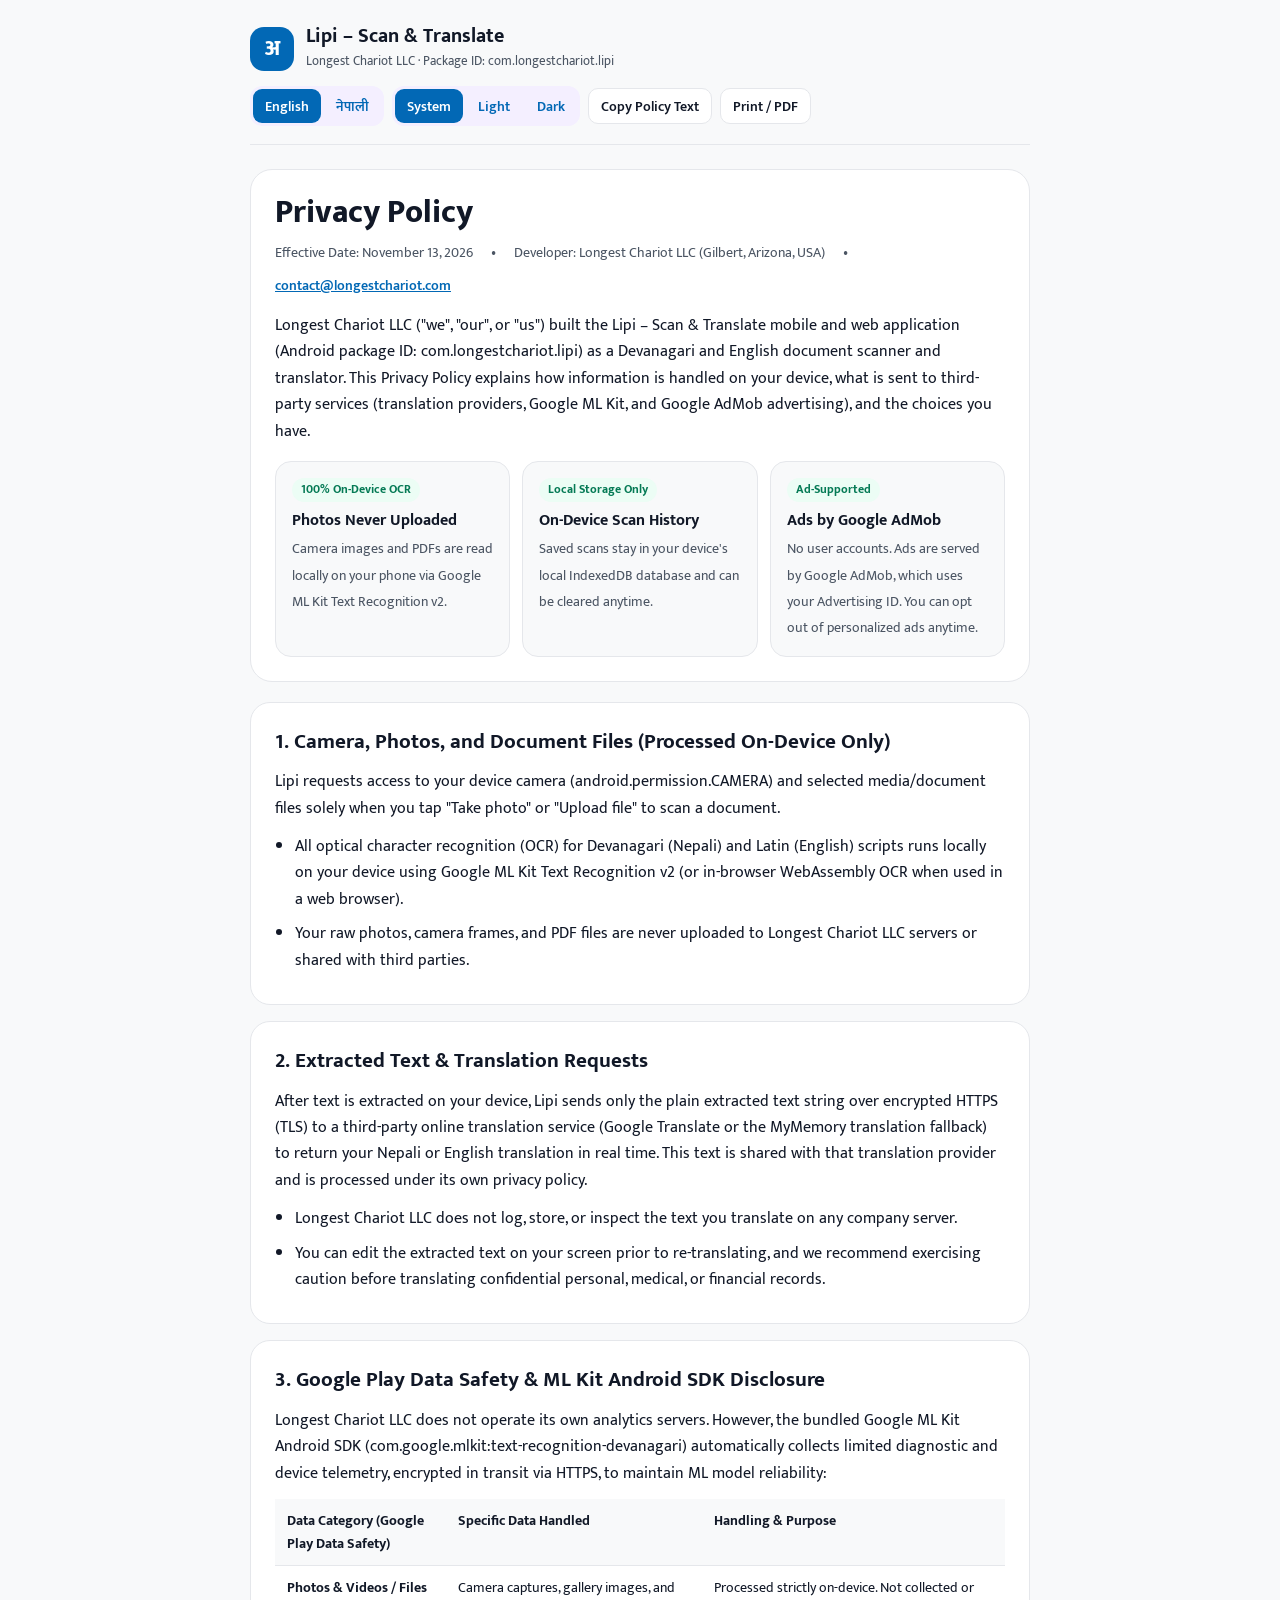
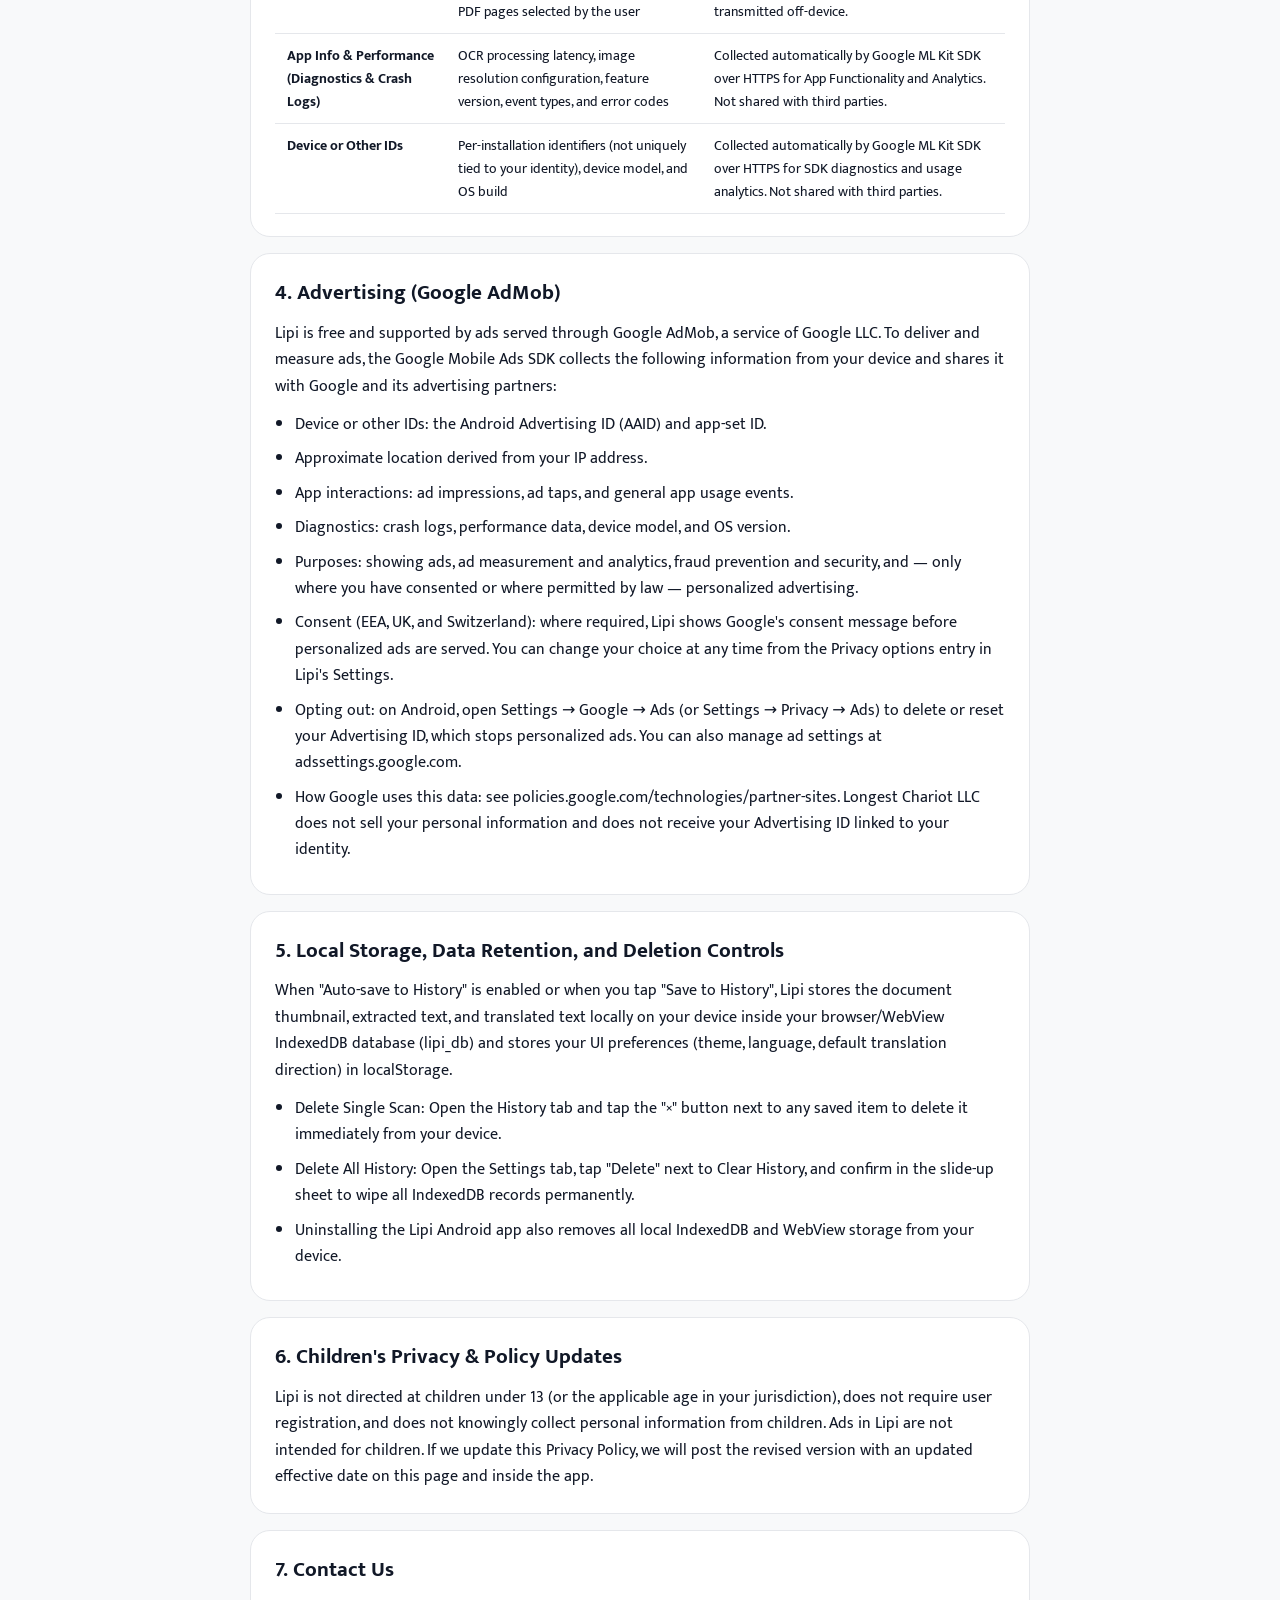
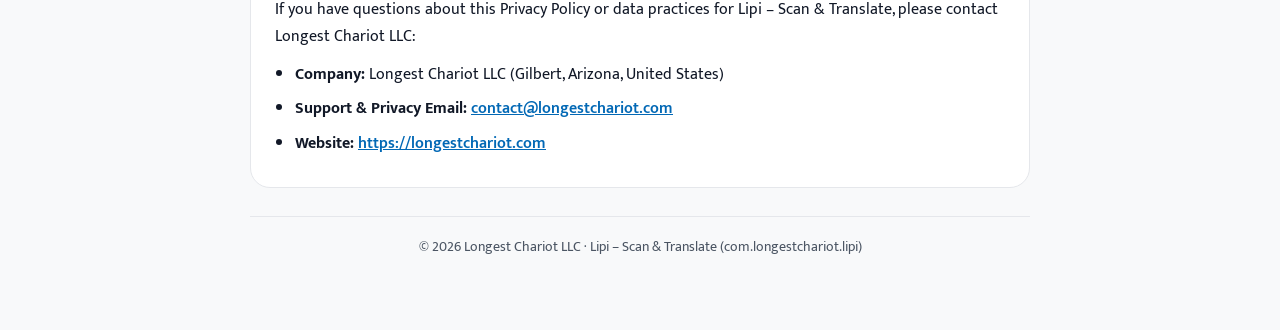
<file: lipi/privacy/index.html>
<!DOCTYPE html>
<html lang="en">
<head>
<meta charset="utf-8">
<meta name="viewport" content="width=device-width, initial-scale=1, viewport-fit=cover">
<title>Privacy Policy – Lipi: Scan &amp; Translate | Longest Chariot LLC</title>
<link href="https://fonts.googleapis.com/css2?family=Mukta:wght@400;500;600;700;800&display=swap" rel="stylesheet">
<style>
:root{
  --primary:#0268B5;--on-primary:#FFFFFF;--secondary:#F4EFFF;--on-secondary:#0268B5;--link:#0268B5;
  --bg:#F8F9FA;--surface:#FFFFFF;--text:#111827;--muted:#4B5563;--border:#E5E7EB;
  --success:#057A55;--success-bg:#ECFDF5;--info-bg:#EFF6FF;
  color-scheme:light;
}
@media (prefers-color-scheme:dark){
  :root:not([data-theme="light"]){
    --secondary:#232047;--on-secondary:#A9D4F7;--link:#6DB6F0;--bg:#0B1220;--surface:#131C2E;--text:#F3F4F6;--muted:#9CA3AF;--border:#26324A;
    --success:#34D399;--success-bg:#064E3B;--info-bg:#1E293B;
    color-scheme:dark;
  }
}
:root[data-theme="dark"]{
  --secondary:#232047;--on-secondary:#A9D4F7;--link:#6DB6F0;--bg:#0B1220;--surface:#131C2E;--text:#F3F4F6;--muted:#9CA3AF;--border:#26324A;
  --success:#34D399;--success-bg:#064E3B;--info-bg:#1E293B;
  color-scheme:dark;
}
*,*::before,*::after{box-sizing:border-box}
body{
  margin:0;
  background:var(--bg);
  color:var(--text);
  font-family:'Mukta','Noto Sans Devanagari',system-ui,-apple-system,sans-serif;
  font-size:16px;
  line-height:1.65;
  -webkit-tap-highlight-color:transparent;
}
button,a{font:inherit;color:inherit}
button{cursor:pointer}
button:focus-visible,a:focus-visible{outline:3px solid var(--link);outline-offset:2px}
.wrap{max-width:820px;margin:0 auto;padding:24px 20px 72px}
.topbar{
  display:flex;
  flex-wrap:wrap;
  align-items:center;
  justify-content:space-between;
  gap:12px;
  padding-bottom:18px;
  border-bottom:1px solid var(--border);
  margin-bottom:24px;
}
.brand{display:flex;align-items:center;gap:12px}
.logo{
  width:44px;height:44px;border-radius:14px;
  background:var(--primary);color:var(--on-primary);
  display:grid;place-items:center;
  font-weight:800;font-size:22px;flex:none;
}
.brand-text b{display:block;font-size:20px;line-height:1.2}
.brand-text span{font-size:13px;color:var(--muted)}
.controls{display:flex;flex-wrap:wrap;gap:8px;align-items:center}
.seg{display:inline-flex;background:var(--secondary);border-radius:12px;padding:3px;gap:3px}
.seg button{
  border:0;background:transparent;border-radius:9px;
  padding:5px 12px;font-weight:600;font-size:14px;color:var(--on-secondary);min-height:34px;
}
.seg button[aria-pressed="true"]{background:var(--primary);color:var(--on-primary)}
.btn{
  border:1px solid var(--border);background:var(--surface);
  border-radius:10px;padding:5px 12px;font-weight:600;font-size:14px;min-height:36px;
}
.hero-card{
  background:var(--surface);border:1px solid var(--border);
  border-radius:22px;padding:24px;margin-bottom:20px;
}
.hero-card h1{margin:0 0 8px;font-size:32px;line-height:1.2;font-weight:800}
.meta-row{display:flex;flex-wrap:wrap;gap:10px 18px;font-size:14px;color:var(--muted);margin-bottom:16px}
.pill-row{display:grid;grid-template-columns:repeat(auto-fit,minmax(210px,1fr));gap:12px;margin-top:16px}
.stat-box{
  background:var(--bg);border:1px solid var(--border);
  border-radius:16px;padding:14px 16px;
}
.stat-box .tag{
  display:inline-block;font-size:12px;font-weight:700;
  padding:2px 9px;border-radius:999px;margin-bottom:6px;
  background:var(--success-bg);color:var(--success);
}
.stat-box b{display:block;font-size:16px;margin-bottom:2px}
.stat-box span{font-size:14px;color:var(--muted)}
.card{
  background:var(--surface);border:1px solid var(--border);
  border-radius:20px;padding:22px 24px;margin-bottom:16px;
}
.card h2{margin:0 0 10px;font-size:21px;font-weight:700;color:var(--text)}
.card p{margin:0 0 12px}
.card p:last-child{margin-bottom:0}
.card ul{margin:8px 0 0;padding-left:20px}
.card li{margin-bottom:8px}
.table-wrap{overflow-x:auto;margin-top:12px}
table{width:100%;border-collapse:collapse;font-size:14px;text-align:left}
th,td{padding:10px 12px;border-bottom:1px solid var(--border);vertical-align:top}
th{font-weight:700;background:var(--bg);color:var(--text)}
a{color:var(--link);font-weight:600;text-decoration:underline}
.footer{
  text-align:center;color:var(--muted);font-size:14px;
  margin-top:28px;padding-top:18px;border-top:1px solid var(--border);
}
.toast{
  position:fixed;left:50%;bottom:24px;transform:translate(-50%,0);
  background:var(--text);color:var(--bg);padding:10px 18px;
  border-radius:999px;font-weight:600;opacity:0;pointer-events:none;transition:opacity .2s;z-index:20;
}
.toast.show{opacity:1}
@media print{
  .controls,.toast{display:none!important}
  body{background:#fff;color:#000}
  .card,.hero-card{break-inside:avoid;border-color:#ccc}
}
</style>
</head>
<body>
<div class="wrap">
  <header class="topbar">
    <div class="brand">
      <div class="logo" aria-hidden="true">अ</div>
      <div class="brand-text">
        <b data-i="appTitle">Lipi – Scan &amp; Translate</b>
        <span data-i="orgSub">Longest Chariot LLC · Package ID: com.longestchariot.lipi</span>
      </div>
    </div>
    <div class="controls">
      <div class="seg" id="langSeg" role="group" aria-label="Language">
        <button type="button" data-lang="en" aria-pressed="true">English</button>
        <button type="button" data-lang="ne" aria-pressed="false">नेपाली</button>
      </div>
      <div class="seg" id="themeSeg" role="group" aria-label="Theme">
        <button type="button" data-theme="system" aria-pressed="true" data-i="tSys">System</button>
        <button type="button" data-theme="light" aria-pressed="false" data-i="tLight">Light</button>
        <button type="button" data-theme="dark" aria-pressed="false" data-i="tDark">Dark</button>
      </div>
      <button type="button" class="btn" id="copyUrlBtn" data-i="copyBtn">Copy Policy Text</button>
      <button type="button" class="btn" id="printBtn" data-i="printBtn">Print / PDF</button>
    </div>
  </header>

  <section class="hero-card">
    <h1 data-i="h1">Privacy Policy</h1>
    <div class="meta-row">
      <span data-i="effDate">Effective Date: November 13, 2026</span>
      <span>•</span>
      <span data-i="entity">Developer: Longest Chariot LLC (Gilbert, Arizona, USA)</span>
      <span>•</span>
      <span><a href="mailto:contact@longestchariot.com">contact@longestchariot.com</a></span>
    </div>
    <p data-i="intro">
      Longest Chariot LLC ("we", "our", or "us") built the Lipi – Scan &amp; Translate mobile and web application (Android package ID: com.longestchariot.lipi) as a Devanagari and English document scanner and translator. This Privacy Policy explains how information is handled on your device, what is sent to third-party services (translation providers, Google ML Kit, and Google AdMob advertising), and the choices you have.
    </p>
    <div class="pill-row">
      <div class="stat-box">
        <span class="tag" data-i="b1Tag">100% On-Device OCR</span>
        <b data-i="b1Title">Photos Never Uploaded</b>
        <span data-i="b1Sub">Camera images and PDFs are read locally on your phone via Google ML Kit Text Recognition v2.</span>
      </div>
      <div class="stat-box">
        <span class="tag" data-i="b2Tag">Local Storage Only</span>
        <b data-i="b2Title">On-Device Scan History</b>
        <span data-i="b2Sub">Saved scans stay in your device's local IndexedDB database and can be cleared anytime.</span>
      </div>
      <div class="stat-box">
        <span class="tag" data-i="b3Tag">Ad-Supported</span>
        <b data-i="b3Title">Ads by Google AdMob</b>
        <span data-i="b3Sub">No user accounts. Ads are served by Google AdMob, which uses your Advertising ID. You can opt out of personalized ads anytime.</span>
      </div>
    </div>
  </section>

  <section class="card">
    <h2 data-i="s1Title">1. Camera, Photos, and Document Files (Processed On-Device Only)</h2>
    <p data-i="s1P1">
      Lipi requests access to your device camera (android.permission.CAMERA) and selected media/document files solely when you tap "Take photo" or "Upload file" to scan a document.
    </p>
    <ul>
      <li data-i="s1L1">All optical character recognition (OCR) for Devanagari (Nepali) and Latin (English) scripts runs locally on your device using Google ML Kit Text Recognition v2 (or in-browser WebAssembly OCR when used in a web browser).</li>
      <li data-i="s1L2">Your raw photos, camera frames, and PDF files are never uploaded to Longest Chariot LLC servers or shared with third parties.</li>
    </ul>
  </section>

  <section class="card">
    <h2 data-i="s2Title">2. Extracted Text &amp; Translation Requests</h2>
    <p data-i="s2P1">
      After text is extracted on your device, Lipi sends only the plain extracted text string over encrypted HTTPS (TLS) to a third-party online translation service (Google Translate or the MyMemory translation fallback) to return your Nepali or English translation in real time. This text is shared with that translation provider and is processed under its own privacy policy.
    </p>
    <ul>
      <li data-i="s2L1">Longest Chariot LLC does not log, store, or inspect the text you translate on any company server.</li>
      <li data-i="s2L2">You can edit the extracted text on your screen prior to re-translating, and we recommend exercising caution before translating confidential personal, medical, or financial records.</li>
    </ul>
  </section>

  <section class="card">
    <h2 data-i="s3Title">3. Google Play Data Safety &amp; ML Kit Android SDK Disclosure</h2>
    <p data-i="s3P1">
      Longest Chariot LLC does not operate its own analytics servers. However, the bundled Google ML Kit Android SDK (com.google.mlkit:text-recognition-devanagari) automatically collects limited diagnostic and device telemetry, encrypted in transit via HTTPS, to maintain ML model reliability:
    </p>
    <div class="table-wrap">
      <table>
        <thead>
          <tr>
            <th data-i="thType">Data Category (Google Play Data Safety)</th>
            <th data-i="thDetail">Specific Data Handled</th>
            <th data-i="thPurpose">Handling &amp; Purpose</th>
          </tr>
        </thead>
        <tbody>
          <tr>
            <td><b data-i="td1Type">Photos &amp; Videos / Files</b></td>
            <td data-i="td1Det">Camera captures, gallery images, and PDF pages selected by the user</td>
            <td data-i="td1Purp">Processed strictly on-device. Not collected or transmitted off-device.</td>
          </tr>
          <tr>
            <td><b data-i="td2Type">App Info &amp; Performance (Diagnostics &amp; Crash Logs)</b></td>
            <td data-i="td2Det">OCR processing latency, image resolution configuration, feature version, event types, and error codes</td>
            <td data-i="td2Purp">Collected automatically by Google ML Kit SDK over HTTPS for App Functionality and Analytics. Not shared with third parties.</td>
          </tr>
          <tr>
            <td><b data-i="td3Type">Device or Other IDs</b></td>
            <td data-i="td3Det">Per-installation identifiers (not uniquely tied to your identity), device model, and OS build</td>
            <td data-i="td3Purp">Collected automatically by Google ML Kit SDK over HTTPS for SDK diagnostics and usage analytics. Not shared with third parties.</td>
          </tr>
        </tbody>
      </table>
    </div>
  </section>

  <section class="card">
    <h2 data-i="adTitle">4. Advertising (Google AdMob)</h2>
    <p data-i="adP1">
      Lipi is free and supported by ads served through Google AdMob, a service of Google LLC. To deliver and measure ads, the Google Mobile Ads SDK collects the following information from your device and shares it with Google and its advertising partners:
    </p>
    <ul>
      <li data-i="adL1">Device or other IDs: the Android Advertising ID (AAID) and app-set ID.</li>
      <li data-i="adL2">Approximate location derived from your IP address.</li>
      <li data-i="adL3">App interactions: ad impressions, ad taps, and general app usage events.</li>
      <li data-i="adL4">Diagnostics: crash logs, performance data, device model, and OS version.</li>
      <li data-i="adL5">Purposes: showing ads, ad measurement and analytics, fraud prevention and security, and — only where you have consented or where permitted by law — personalized advertising.</li>
      <li data-i="adL6">Consent (EEA, UK, and Switzerland): where required, Lipi shows Google's consent message before personalized ads are served. You can change your choice at any time from the Privacy options entry in Lipi's Settings.</li>
      <li data-i="adL7">Opting out: on Android, open Settings → Google → Ads (or Settings → Privacy → Ads) to delete or reset your Advertising ID, which stops personalized ads. You can also manage ad settings at adssettings.google.com.</li>
      <li data-i="adL8">How Google uses this data: see policies.google.com/technologies/partner-sites. Longest Chariot LLC does not sell your personal information and does not receive your Advertising ID linked to your identity.</li>
    </ul>
  </section>

  <section class="card">
    <h2 data-i="s4Title">5. Local Storage, Data Retention, and Deletion Controls</h2>
    <p data-i="s4P1">
      When "Auto-save to History" is enabled or when you tap "Save to History", Lipi stores the document thumbnail, extracted text, and translated text locally on your device inside your browser/WebView IndexedDB database (lipi_db) and stores your UI preferences (theme, language, default translation direction) in localStorage.
    </p>
    <ul>
      <li data-i="s4L1">Delete Single Scan: Open the History tab and tap the "×" button next to any saved item to delete it immediately from your device.</li>
      <li data-i="s4L2">Delete All History: Open the Settings tab, tap "Delete" next to Clear History, and confirm in the slide-up sheet to wipe all IndexedDB records permanently.</li>
      <li data-i="s4L3">Uninstalling the Lipi Android app also removes all local IndexedDB and WebView storage from your device.</li>
    </ul>
  </section>

  <section class="card">
    <h2 data-i="s5Title">6. Children's Privacy &amp; Policy Updates</h2>
    <p data-i="s5P1">
      Lipi is not directed at children under 13 (or the applicable age in your jurisdiction), does not require user registration, and does not knowingly collect personal information from children. Ads in Lipi are not intended for children. If we update this Privacy Policy, we will post the revised version with an updated effective date on this page and inside the app.
    </p>
  </section>

  <section class="card">
    <h2 data-i="s6Title">7. Contact Us</h2>
    <p data-i="s6P1">
      If you have questions about this Privacy Policy or data practices for Lipi – Scan &amp; Translate, please contact Longest Chariot LLC:
    </p>
    <ul>
      <li><b data-i="cOrgLbl">Company:</b> Longest Chariot LLC (Gilbert, Arizona, United States)</li>
      <li><b data-i="cEmailLbl">Support &amp; Privacy Email:</b> <a href="mailto:contact@longestchariot.com">contact@longestchariot.com</a></li>
      <li><b data-i="cWebLbl">Website:</b> <a href="https://longestchariot.com" target="_blank" rel="noopener">https://longestchariot.com</a></li>
    </ul>
  </section>

  <footer class="footer">
    © 2026 Longest Chariot LLC · Lipi – Scan &amp; Translate (com.longestchariot.lipi)
  </footer>
</div>

<div class="toast" id="toast" role="status"></div>

<script>
var I18N={
  en:{
    appTitle:"Lipi – Scan & Translate",
    orgSub:"Longest Chariot LLC · Package ID: com.longestchariot.lipi",
    tSys:"System",tLight:"Light",tDark:"Dark",
    copyBtn:"Copy Policy Text",printBtn:"Print / PDF",copied:"Privacy Policy copied to clipboard",
    h1:"Privacy Policy",
    effDate:"Effective Date: November 13, 2026",
    entity:"Developer: Longest Chariot LLC (Gilbert, Arizona, USA)",
    intro:"Longest Chariot LLC (\"we\", \"our\", or \"us\") built the Lipi – Scan & Translate mobile and web application (Android package ID: com.longestchariot.lipi) as a Devanagari and English document scanner and translator. This Privacy Policy explains how information is handled on your device, what is sent to third-party services (translation providers, Google ML Kit, and Google AdMob advertising), and the choices you have.",
    b1Tag:"100% On-Device OCR",b1Title:"Photos Never Uploaded",b1Sub:"Camera images and PDFs are read locally on your phone via Google ML Kit Text Recognition v2.",
    b2Tag:"Local Storage Only",b2Title:"On-Device Scan History",b2Sub:"Saved scans stay in your device's local IndexedDB database and can be cleared anytime.",
    b3Tag:"Ad-Supported",b3Title:"Ads by Google AdMob",b3Sub:"No user accounts. Ads are served by Google AdMob, which uses your Advertising ID. You can opt out of personalized ads anytime.",
    s1Title:"1. Camera, Photos, and Document Files (Processed On-Device Only)",
    s1P1:"Lipi requests access to your device camera (android.permission.CAMERA) and selected media/document files solely when you tap \"Take photo\" or \"Upload file\" to scan a document.",
    s1L1:"All optical character recognition (OCR) for Devanagari (Nepali) and Latin (English) scripts runs locally on your device using Google ML Kit Text Recognition v2 (or in-browser WebAssembly OCR when used in a web browser).",
    s1L2:"Your raw photos, camera frames, and PDF files are never uploaded to Longest Chariot LLC servers or shared with third parties.",
    s2Title:"2. Extracted Text & Translation Requests",
    s2P1:"After text is extracted on your device, Lipi sends only the plain extracted text string over encrypted HTTPS (TLS) to a third-party online translation service (Google Translate or the MyMemory translation fallback) to return your Nepali or English translation in real time. This text is shared with that translation provider and is processed under its own privacy policy.",
    s2L1:"Longest Chariot LLC does not log, store, or inspect the text you translate on any company server.",
    s2L2:"You can edit the extracted text on your screen prior to re-translating, and we recommend exercising caution before translating confidential personal, medical, or financial records.",
    s3Title:"3. Google Play Data Safety & ML Kit Android SDK Disclosure",
    s3P1:"Longest Chariot LLC does not operate its own analytics servers. However, the bundled Google ML Kit Android SDK (com.google.mlkit:text-recognition-devanagari) automatically collects limited diagnostic and device telemetry, encrypted in transit via HTTPS, to maintain ML model reliability:",
    thType:"Data Category (Google Play Data Safety)",thDetail:"Specific Data Handled",thPurpose:"Handling & Purpose",
    td1Type:"Photos & Videos / Files",td1Det:"Camera captures, gallery images, and PDF pages selected by the user",td1Purp:"Processed strictly on-device. Not collected or transmitted off-device.",
    td2Type:"App Info & Performance (Diagnostics & Crash Logs)",td2Det:"OCR processing latency, image resolution configuration, feature version, event types, and error codes",td2Purp:"Collected automatically by Google ML Kit SDK over HTTPS for App Functionality and Analytics. Not shared with third parties.",
    td3Type:"Device or Other IDs",td3Det:"Per-installation identifiers (not uniquely tied to your identity), device model, and OS build",td3Purp:"Collected automatically by Google ML Kit SDK over HTTPS for SDK diagnostics and usage analytics. Not shared with third parties.",
    adTitle:"4. Advertising (Google AdMob)",adP1:"Lipi is free and supported by ads served through Google AdMob, a service of Google LLC. To deliver and measure ads, the Google Mobile Ads SDK collects the following information from your device and shares it with Google and its advertising partners:",adL1:"Device or other IDs: the Android Advertising ID (AAID) and app-set ID.",adL2:"Approximate location derived from your IP address.",adL3:"App interactions: ad impressions, ad taps, and general app usage events.",adL4:"Diagnostics: crash logs, performance data, device model, and OS version.",adL5:"Purposes: showing ads, ad measurement and analytics, fraud prevention and security, and — only where you have consented or where permitted by law — personalized advertising.",adL6:"Consent (EEA, UK, and Switzerland): where required, Lipi shows Google's consent message before personalized ads are served. You can change your choice at any time from the Privacy options entry in Lipi's Settings.",adL7:"Opting out: on Android, open Settings → Google → Ads (or Settings → Privacy → Ads) to delete or reset your Advertising ID, which stops personalized ads. You can also manage ad settings at adssettings.google.com.",adL8:"How Google uses this data: see policies.google.com/technologies/partner-sites. Longest Chariot LLC does not sell your personal information and does not receive your Advertising ID linked to your identity.",
    s4Title:"5. Local Storage, Data Retention, and Deletion Controls",
    s4P1:"When \"Auto-save to History\" is enabled or when you tap \"Save to History\", Lipi stores the document thumbnail, extracted text, and translated text locally on your device inside your browser/WebView IndexedDB database (lipi_db) and stores your UI preferences (theme, language, default translation direction) in localStorage.",
    s4L1:"Delete Single Scan: Open the History tab and tap the \"×\" button next to any saved item to delete it immediately from your device.",
    s4L2:"Delete All History: Open the Settings tab, tap \"Delete\" next to Clear History, and confirm in the slide-up sheet to wipe all IndexedDB records permanently.",
    s4L3:"Uninstalling the Lipi Android app also removes all local IndexedDB and WebView storage from your device.",
    s5Title:"6. Children's Privacy & Policy Updates",
    s5P1:"Lipi is not directed at children under 13 (or the applicable age in your jurisdiction), does not require user registration, and does not knowingly collect personal information from children. Ads in Lipi are not intended for children. If we update this Privacy Policy, we will post the revised version with an updated effective date on this page and inside the app.",
    s6Title:"7. Contact Us",
    s6P1:"If you have questions about this Privacy Policy or data practices for Lipi – Scan & Translate, please contact Longest Chariot LLC:",
    cOrgLbl:"Company:",cEmailLbl:"Support & Privacy Email:",cWebLbl:"Website:"
  },
  ne:{
    appTitle:"लिपि (Lipi) – स्क्यान र अनुवाद",
    orgSub:"Longest Chariot LLC · प्याकेज ID: com.longestchariot.lipi",
    tSys:"प्रणाली",tLight:"उज्यालो",tDark:"अँध्यारो",
    copyBtn:"नीति प्रतिलिपि गर्नुहोस्",printBtn:"प्रिन्ट / PDF",copied:"गोपनीयता नीति प्रतिलिपि गरियो",
    h1:"गोपनीयता नीति (Privacy Policy)",
    effDate:"लागू मिति: नोभेम्बर १३, २०२६",
    entity:"निर्माता: Longest Chariot LLC (गिल्बर्ट, एरिजोना, अमेरिका)",
    intro:"Longest Chariot LLC ले देवनागरी (नेपाली) र अंग्रेजी कागजातहरू स्क्यान तथा अनुवाद गर्नका लागि 'Lipi – Scan & Translate' (Android प्याकेज: com.longestchariot.lipi) निर्माण गरेको हो। यो गोपनीयता नीतिले तपाईंको उपकरणमा डाटा कसरी राखिन्छ, तेस्रो पक्ष सेवाहरू (अनुवाद सेवा, Google ML Kit र Google AdMob विज्ञापन) मा के पठाइन्छ, र तपाईंसँग के विकल्पहरू छन् भन्ने स्पष्ट पार्छ।",
    b1Tag:"१००% अन-डिभाइस OCR",b1Title:"तस्बिर कतै अपलोड हुँदैन",b1Sub:"क्यामेराका फोटो र PDF हरू Google ML Kit v2 मार्फत तपाईंको फोनमै अफलाइन पढिन्छन्।",
    b2Tag:"स्थानीय भण्डारण मात्र",b2Title:"उपकरणमै सुरक्षित इतिहास",b2Sub:"सुरक्षित गरिएका स्क्यानहरू तपाईंको फोनको IndexedDB मा मात्र रहन्छन् र जहिले पनि मेटाउन सकिन्छ।",
    b3Tag:"विज्ञापन-समर्थित",b3Title:"Google AdMob विज्ञापन",b3Sub:"कुनै खाता आवश्यक पर्दैन। विज्ञापनहरू Google AdMob मार्फत देखाइन्छन्, जसले तपाईंको Advertising ID प्रयोग गर्छ। व्यक्तिगत विज्ञापन जहिले पनि बन्द गर्न सकिन्छ।",
    s1Title:"१. क्यामेरा, तस्बिर र कागजात फाइलहरू (उपकरणमै मात्र प्रशोधन)",
    s1P1:"तपाईंले 'फोटो खिच्नुहोस्' वा 'फाइल अपलोड गर्नुहोस्' थिच्दा मात्र Lipi ले क्यामेरा (android.permission.CAMERA) र फाइल छनोटको अनुमति माग्छ।",
    s1L1:"देवनागरी र अंग्रेजी अक्षर पहिचान (OCR) पूर्ण रूपमा तपाईंको फोनभित्रै Google ML Kit Text Recognition v2 मार्फत सम्पन्न हुन्छ।",
    s1L2:"तपाईंको मूल फोटो वा PDF फाइल Longest Chariot LLC वा अन्य कुनै बाह्य सर्भरमा कहिल्यै अपलोड हुँदैन।",
    s2Title:"२. निकालिएको पाठ र अनुवाद सेवा",
    s2P1:"तस्बिरबाट पाठ निकालिसकेपछि, अनुवादका लागि उक्त सादा पाठ (text) मात्र सुरक्षित HTTPS (TLS) मार्फत तेस्रो पक्षको अनलाइन अनुवाद सेवा (Google Translate वा MyMemory) मा पठाइन्छ। यो पाठ उक्त अनुवाद सेवासँग साझा हुन्छ र त्यसको आफ्नै गोपनीयता नीति अनुसार प्रशोधन हुन्छ।",
    s2L1:"Longest Chariot LLC ले तपाईंले अनुवाद गर्नुभएको पाठ आफ्नो कुनै सर्भरमा संकलन वा भण्डारण गर्दैन।",
    s2L2:"अति संवेदनशील व्यक्तिगत, स्वास्थ्य वा वित्तीय कागजातहरू अनुवाद गर्नुअघि ध्यान दिन अनुरोध गरिन्छ।",
    s3Title:"३. Google Play Data Safety र ML Kit SDK विवरण",
    s3P1:"Longest Chariot LLC ले आफ्नो कुनै एनालिटिक्स सर्भर सञ्चालन गर्दैन। तर, एपमा प्रयोग भएको Google ML Kit Android SDK (com.google.mlkit:text-recognition-devanagari) ले सेवाको गुणस्तर र प्राविधिक परीक्षणका लागि निम्न सीमित प्राविधिक विवरण HTTPS मार्फत संकलन गर्छ:",
    thType:"डाटा प्रकार (Google Play Data Safety)",thDetail:"विवरण",thPurpose:"प्रयोग र उद्देश्य",
    td1Type:"फोटो र फाइलहरू (Photos & Files)",td1Det:"प्रयोगकर्ताले छानेका फोटो र PDF पृष्ठहरू",td1Purp:"उपकरणभित्रै मात्र प्रशोधन गरिन्छ। बाहिर पठाइँदैन वा संकलन गरिँदैन।",
    td2Type:"एप कार्यसम्पादन र डाइग्नोस्टिक्स (Diagnostics)",td2Det:"OCR गति, तस्बिर रिजोल्युसन कन्फिगरेसन, फिचर संस्करण र त्रुटि कोडहरू",td2Purp:"Google ML Kit SDK द्वारा एप कार्यक्षमता र प्राविधिक विश्लेषणका लागि HTTPS मार्फत संकलन गरिन्छ। तेस्रो पक्षलाई बाँडिँदैन।",
    td3Type:"उपकरण वा इन्स्टलेसन पहिचान (Device/Installation IDs)",td3Det:"व्यक्तिगत पहिचान नखुल्ने प्रति-इन्स्टलेसन आइडी र उपकरण मोडेल",td3Purp:"Google ML Kit SDK द्वारा प्राविधिक विश्लेषणका लागि संकलन गरिन्छ। तेस्रो पक्षलाई बाँडिँदैन।",
    adTitle:"४. विज्ञापन (Google AdMob)",adP1:"Lipi निःशुल्क छ र Google LLC को सेवा Google AdMob मार्फत देखाइने विज्ञापनबाट सञ्चालित छ। विज्ञापन देखाउन र मापन गर्न Google Mobile Ads SDK ले तपाईंको उपकरणबाट निम्न जानकारी संकलन गरी Google र यसका विज्ञापन साझेदारहरूसँग साझा गर्छ:",adL1:"उपकरण पहिचान: Android Advertising ID (AAID) र app-set ID।",adL2:"IP ठेगानाबाट अनुमान गरिएको अनुमानित स्थान।",adL3:"एप अन्तरक्रिया: विज्ञापन देखिएको, थिचिएको र सामान्य एप प्रयोग विवरण।",adL4:"डाइग्नोस्टिक्स: क्र्यास लग, कार्यसम्पादन डाटा, उपकरण मोडेल र OS संस्करण।",adL5:"उद्देश्य: विज्ञापन देखाउने, विज्ञापन मापन तथा विश्लेषण, ठगी रोकथाम तथा सुरक्षा, र तपाईंको सहमति भएमा वा कानुनले अनुमति दिएमा मात्र व्यक्तिगत विज्ञापन।",adL6:"सहमति (EEA, UK र स्विट्जरल्याण्ड): आवश्यक परेमा, व्यक्तिगत विज्ञापन देखाउनुअघि Lipi ले Google को सहमति सन्देश देखाउँछ। तपाईं Lipi को सेटिङभित्रको 'Privacy options' बाट जहिले पनि आफ्नो रोजाइ परिवर्तन गर्न सक्नुहुन्छ।",adL7:"बन्द गर्ने तरिका: Android मा Settings → Google → Ads (वा Settings → Privacy → Ads) मा गई Advertising ID मेटाउनुहोस् वा रिसेट गर्नुहोस्, जसले व्यक्तिगत विज्ञापन रोक्छ। adssettings.google.com बाट पनि विज्ञापन सेटिङ मिलाउन सकिन्छ।",adL8:"Google ले यो डाटा कसरी प्रयोग गर्छ: policies.google.com/technologies/partner-sites हेर्नुहोस्। Longest Chariot LLC ले तपाईंको व्यक्तिगत जानकारी बेच्दैन।",
    s4Title:"५. स्थानीय भण्डारण र डाटा मेटाउने तरिका",
    s4P1:"तपाईंको स्क्यान इतिहास तपाईंको उपकरणको IndexedDB (lipi_db) मा मात्र सुरक्षित रहन्छ र सेटिङहरू localStorage मा रहन्छन्।",
    s4L1:"एकल स्क्यान मेटाउन: 'इतिहास' (History) ट्याबमा गई जुनसुकै नतिजाको छेउमा रहेको '×' बटन थिच्नुहोस्।",
    s4L2:"सबै इतिहास मेटाउन: 'सेटिङ' (Settings) ट्याबमा गई 'इतिहास मेटाउनुहोस्' थिचेर पुष्टि गर्नुहोस्।",
    s4L3:"एप अनइन्स्टल गर्दा पनि उपकरणमा रहेका सबै IndexedDB रेकर्डहरू स्वतः हट्छन्।",
    s5Title:"६. बालबालिकाको गोपनीयता र नीति परिमार्जन",
    s5P1:"Lipi १३ वर्षमुनिका बालबालिकाका लागि बनाइएको होइन, कुनै खाता आवश्यक पर्दैन, र बालबालिकाबाट जानीजानी कुनै व्यक्तिगत विवरण संकलन गरिँदैन। Lipi का विज्ञापनहरू बालबालिकाका लागि लक्षित छैनन्। नीतिमा कुनै परिवर्तन भएमा यही पृष्ठ र एपमा अद्यावधिक गरिनेछ।",
    s6Title:"७. सम्पर्क विवरण",
    s6P1:"यस गोपनीयता नीति सम्बन्धी कुनै जिज्ञासा भएमा Longest Chariot LLC लाई सम्पर्क गर्नुहोस्:",
    cOrgLbl:"कम्पनी:",cEmailLbl:"इमेल:",cWebLbl:"वेबसाइट:"
  }
};

var curLang="en", curTheme="system";
function $(id){return document.getElementById(id)}

function renderLang(lang){
  curLang=lang;
  document.documentElement.lang=lang;
  var dict=I18N[lang]||I18N.en;
  document.querySelectorAll("[data-i]").forEach(function(el){
    var k=el.getAttribute("data-i");
    if(dict[k])el.textContent=dict[k];
  });
  document.querySelectorAll("#langSeg button").forEach(function(b){
    b.setAttribute("aria-pressed",String(b.getAttribute("data-lang")===lang));
  });
}

function renderTheme(th){
  curTheme=th;
  if(th==="system")document.documentElement.removeAttribute("data-theme");
  else document.documentElement.setAttribute("data-theme",th);
  document.querySelectorAll("#themeSeg button").forEach(function(b){
    b.setAttribute("aria-pressed",String(b.getAttribute("data-theme")===th));
  });
}

function showToast(msg){
  var t=$("toast");
  t.textContent=msg;
  t.classList.add("show");
  clearTimeout(showToast.tid);
  showToast.tid=setTimeout(function(){t.classList.remove("show")},1800);
}

$("langSeg").addEventListener("click",function(e){
  var l=e.target.getAttribute("data-lang");
  if(l)renderLang(l);
});

$("themeSeg").addEventListener("click",function(e){
  var t=e.target.getAttribute("data-theme");
  if(t)renderTheme(t);
});

$("copyUrlBtn").addEventListener("click",function(){
  var text=document.querySelector(".wrap").innerText;
  var msg=(I18N[curLang]||I18N.en).copied;
  if(navigator.clipboard&&navigator.clipboard.writeText){
    navigator.clipboard.writeText(text).then(function(){showToast(msg)},function(){fallbackCopy(text,msg)});
  }else{
    fallbackCopy(text,msg);
  }
});

function fallbackCopy(text,msg){
  var ta=document.createElement("textarea");
  ta.value=text;
  document.body.appendChild(ta);
  ta.select();
  try{document.execCommand("copy");showToast(msg)}catch(e){}
  ta.remove();
}

$("printBtn").addEventListener("click",function(){
  window.print();
});
</script>
</body>
</html>
</file>
